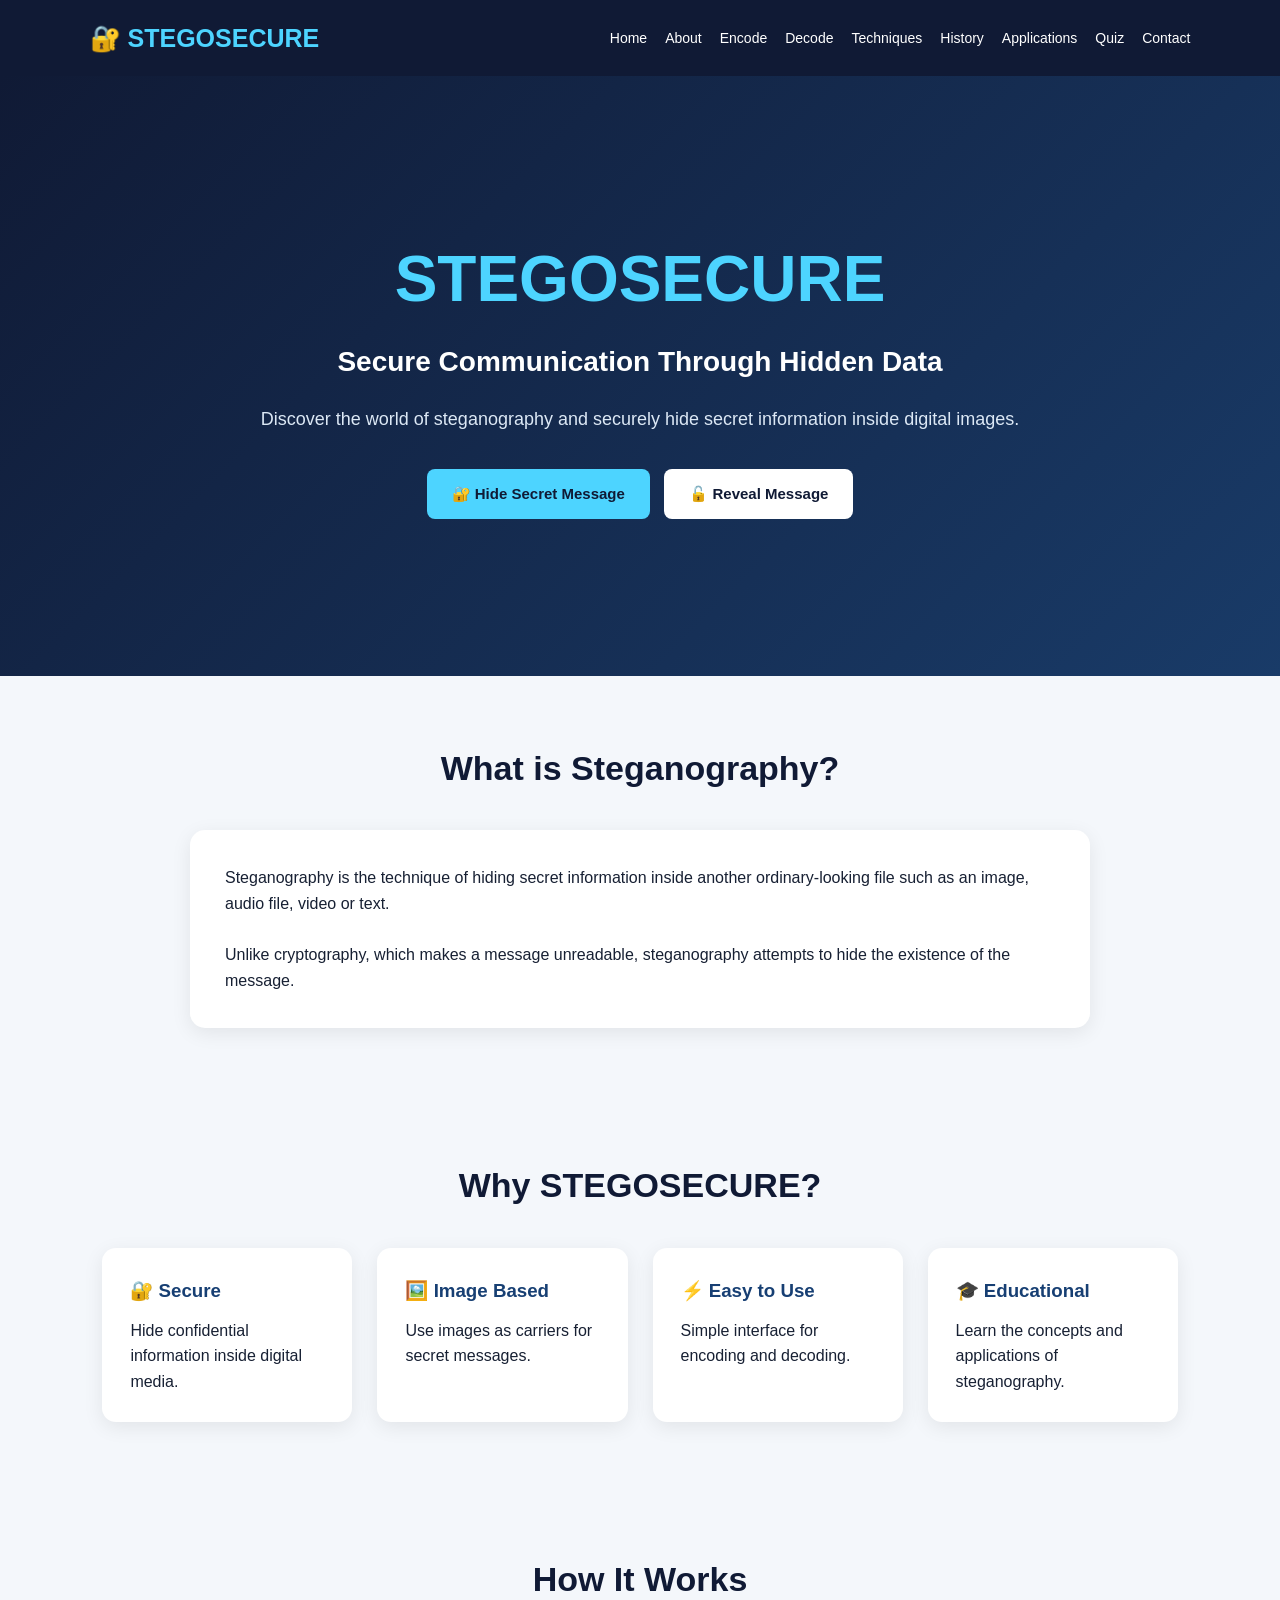
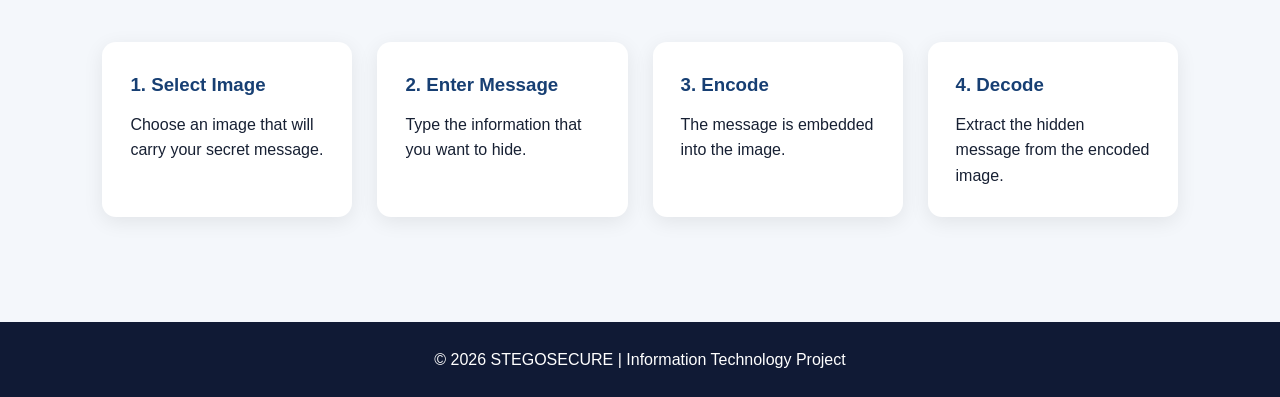
<file: index.html>
<!DOCTYPE html>
<html lang="en">

<head>
    <meta charset="UTF-8">
    <meta name="viewport" content="width=device-width, initial-scale=1.0">
    <title>StegoSecure | Home</title>
    <link rel="stylesheet" href="style.css">
</head>

<body>

<nav class="navbar">

    <div class="logo">🔐 STEGOSECURE</div>

    <ul class="nav-links">
        <li><a href="index.html">Home</a></li>
        <li><a href="about.html">About</a></li>
        <li><a href="encode.html">Encode</a></li>
        <li><a href="decode.html">Decode</a></li>
        <li><a href="techniques.html">Techniques</a></li>
        <li><a href="history.html">History</a></li>
        <li><a href="applications.html">Applications</a></li>
        <li><a href="quiz.html">Quiz</a></li>
        <li><a href="contact.html">Contact</a></li>
    </ul>

</nav>

<section class="hero">

    <div class="hero-content">

        <h1>STEGOSECURE</h1>

        <h2>Secure Communication Through Hidden Data</h2>

        <p>
            Discover the world of steganography and securely hide
            secret information inside digital images.
        </p>

        <a href="encode.html" class="btn btn-primary">
            🔐 Hide Secret Message
        </a>

        <a href="decode.html" class="btn btn-secondary">
            🔓 Reveal Message
        </a>

    </div>

</section>

<section class="section">

    <h2 class="section-title">What is Steganography?</h2>

    <div class="feature-box">

        <p>
            Steganography is the technique of hiding secret information
            inside another ordinary-looking file such as an image,
            audio file, video or text.
        </p>

        <br>

        <p>
            Unlike cryptography, which makes a message unreadable,
            steganography attempts to hide the existence of the message.
        </p>

    </div>

</section>

<section class="section">

    <h2 class="section-title">Why STEGOSECURE?</h2>

    <div class="cards">

        <div class="card">
            <h3>🔐 Secure</h3>
            <p>
                Hide confidential information inside digital media.
            </p>
        </div>

        <div class="card">
            <h3>🖼️ Image Based</h3>
            <p>
                Use images as carriers for secret messages.
            </p>
        </div>

        <div class="card">
            <h3>⚡ Easy to Use</h3>
            <p>
                Simple interface for encoding and decoding.
            </p>
        </div>

        <div class="card">
            <h3>🎓 Educational</h3>
            <p>
                Learn the concepts and applications of steganography.
            </p>
        </div>

    </div>

</section>

<section class="section">

    <h2 class="section-title">How It Works</h2>

    <div class="cards">

        <div class="card">
            <h3>1. Select Image</h3>
            <p>Choose an image that will carry your secret message.</p>
        </div>

        <div class="card">
            <h3>2. Enter Message</h3>
            <p>Type the information that you want to hide.</p>
        </div>

        <div class="card">
            <h3>3. Encode</h3>
            <p>The message is embedded into the image.</p>
        </div>

        <div class="card">
            <h3>4. Decode</h3>
            <p>Extract the hidden message from the encoded image.</p>
        </div>

    </div>

</section>

<footer>

    <p>© 2026 STEGOSECURE | Information Technology Project</p>

</footer>

</body>
</html>
</file>
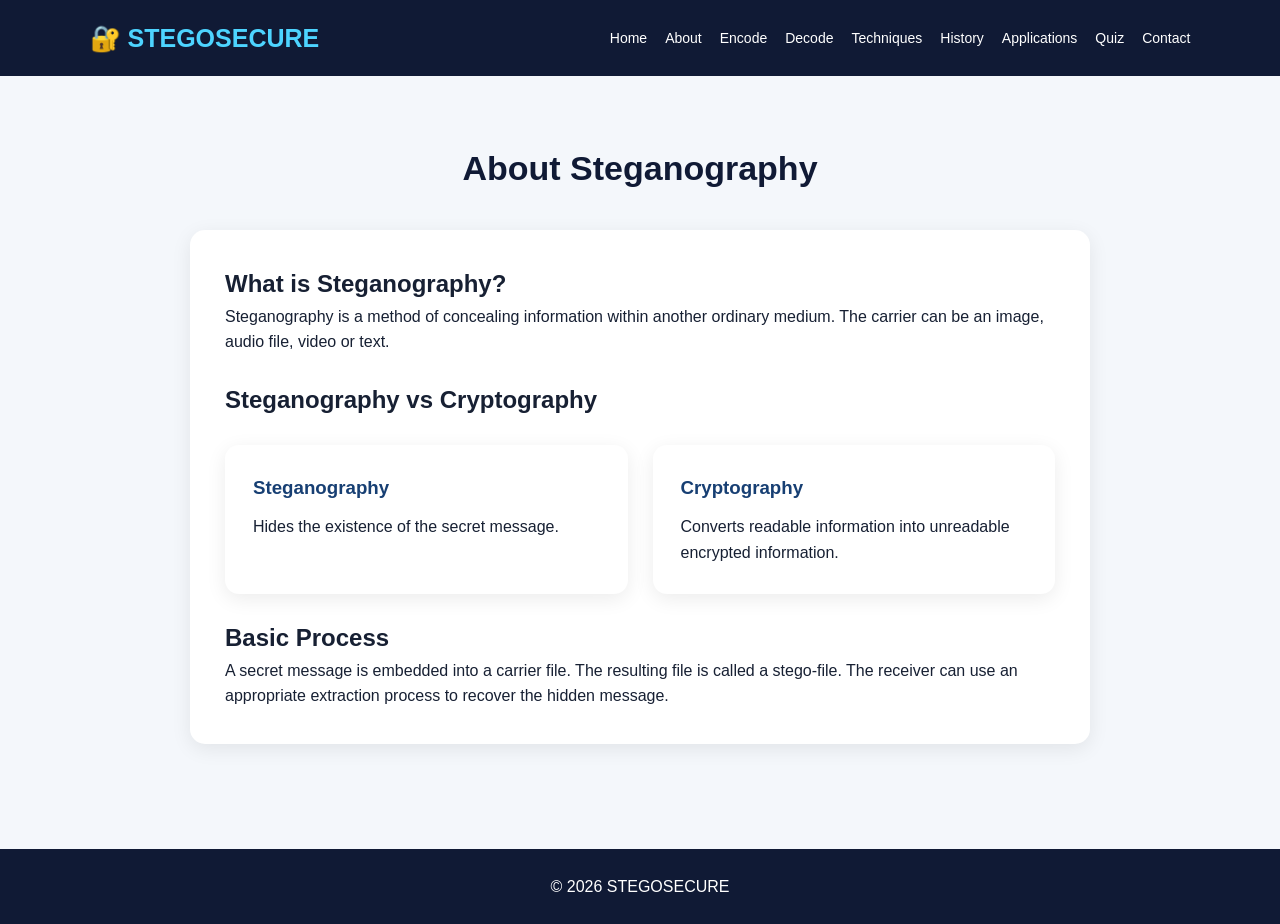
<file: about.html>
<!DOCTYPE html>
<html lang="en">

<head>
    <meta charset="UTF-8">
    <meta name="viewport" content="width=device-width, initial-scale=1.0">
    <title>About | StegoSecure</title>
    <link rel="stylesheet" href="style.css">
</head>

<body>

<nav class="navbar">

    <div class="logo">🔐 STEGOSECURE</div>

    <ul class="nav-links">
        <li><a href="index.html">Home</a></li>
        <li><a href="about.html">About</a></li>
        <li><a href="encode.html">Encode</a></li>
        <li><a href="decode.html">Decode</a></li>
        <li><a href="techniques.html">Techniques</a></li>
        <li><a href="history.html">History</a></li>
        <li><a href="applications.html">Applications</a></li>
        <li><a href="quiz.html">Quiz</a></li>
        <li><a href="contact.html">Contact</a></li>
    </ul>

</nav>

<section class="section">

    <h1 class="section-title">About Steganography</h1>

    <div class="feature-box">

        <h2>What is Steganography?</h2>

        <p>
            Steganography is a method of concealing information within
            another ordinary medium. The carrier can be an image,
            audio file, video or text.
        </p>

        <br>

        <h2>Steganography vs Cryptography</h2>

        <br>

        <div class="cards">

            <div class="card">
                <h3>Steganography</h3>
                <p>
                    Hides the existence of the secret message.
                </p>
            </div>

            <div class="card">
                <h3>Cryptography</h3>
                <p>
                    Converts readable information into unreadable
                    encrypted information.
                </p>
            </div>

        </div>

        <br>

        <h2>Basic Process</h2>

        <p>
            A secret message is embedded into a carrier file.
            The resulting file is called a stego-file.
            The receiver can use an appropriate extraction process
            to recover the hidden message.
        </p>

    </div>

</section>

<footer>
    <p>© 2026 STEGOSECURE</p>
</footer>

</body>
</html>
</file>
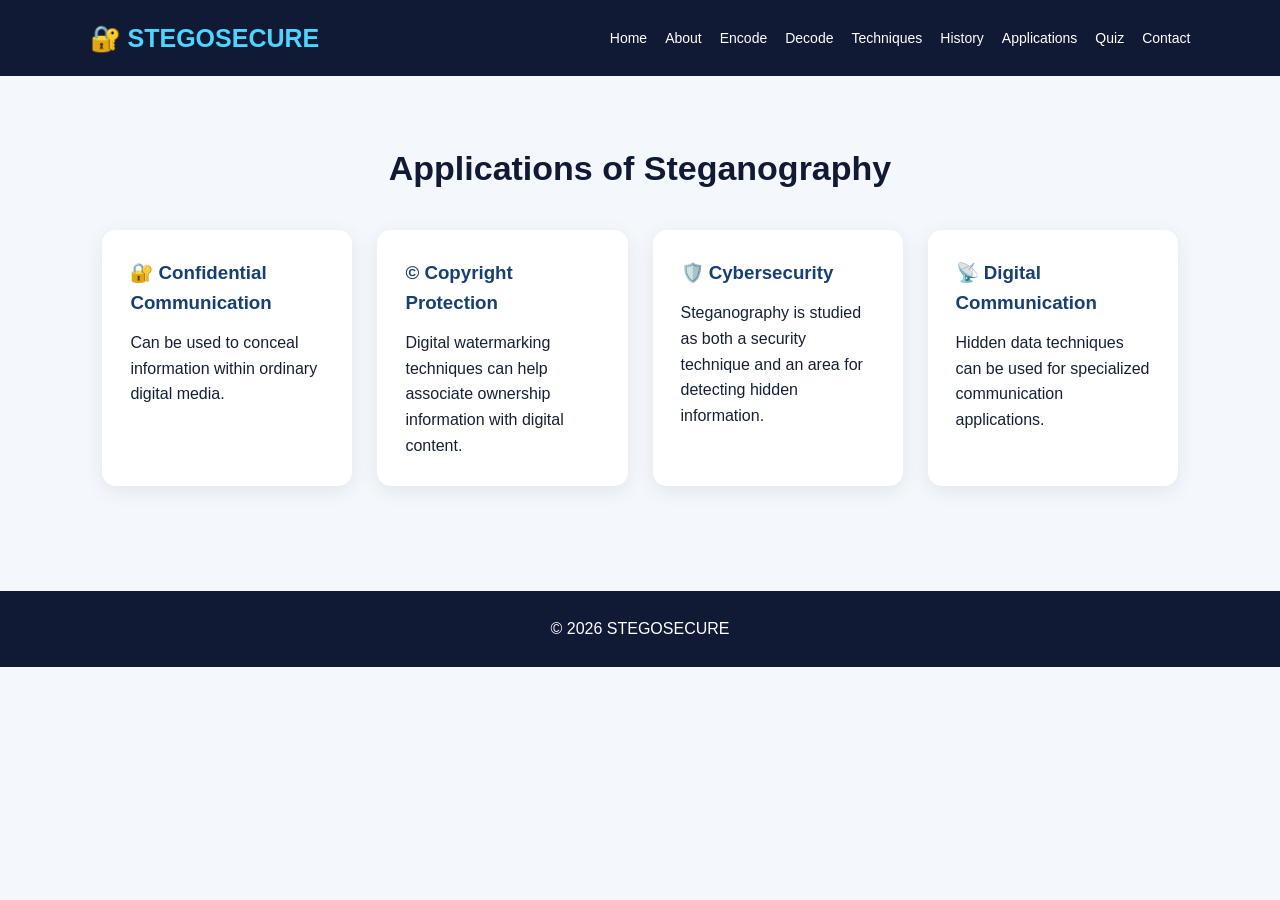
<file: applications.html>
<!DOCTYPE html>
<html lang="en">

<head>
    <meta charset="UTF-8">
    <meta name="viewport" content="width=device-width, initial-scale=1.0">
    <title>Applications | StegoSecure</title>
    <link rel="stylesheet" href="style.css">
</head>

<body>

<nav class="navbar">

    <div class="logo">🔐 STEGOSECURE</div>

    <ul class="nav-links">
        <li><a href="index.html">Home</a></li>
        <li><a href="about.html">About</a></li>
        <li><a href="encode.html">Encode</a></li>
        <li><a href="decode.html">Decode</a></li>
        <li><a href="techniques.html">Techniques</a></li>
        <li><a href="history.html">History</a></li>
        <li><a href="applications.html">Applications</a></li>
        <li><a href="quiz.html">Quiz</a></li>
        <li><a href="contact.html">Contact</a></li>
    </ul>

</nav>

<section class="section">

    <h1 class="section-title">Applications of Steganography</h1>

    <div class="cards">

        <div class="card">
            <h3>🔐 Confidential Communication</h3>
            <p>
                Can be used to conceal information within ordinary
                digital media.
            </p>
        </div>

        <div class="card">
            <h3>©️ Copyright Protection</h3>
            <p>
                Digital watermarking techniques can help associate
                ownership information with digital content.
            </p>
        </div>

        <div class="card">
            <h3>🛡️ Cybersecurity</h3>
            <p>
                Steganography is studied as both a security technique
                and an area for detecting hidden information.
            </p>
        </div>

        <div class="card">
            <h3>📡 Digital Communication</h3>
            <p>
                Hidden data techniques can be used for specialized
                communication applications.
            </p>
        </div>

    </div>

</section>

<footer>
    <p>© 2026 STEGOSECURE</p>
</footer>

</body>
</html>
</file>
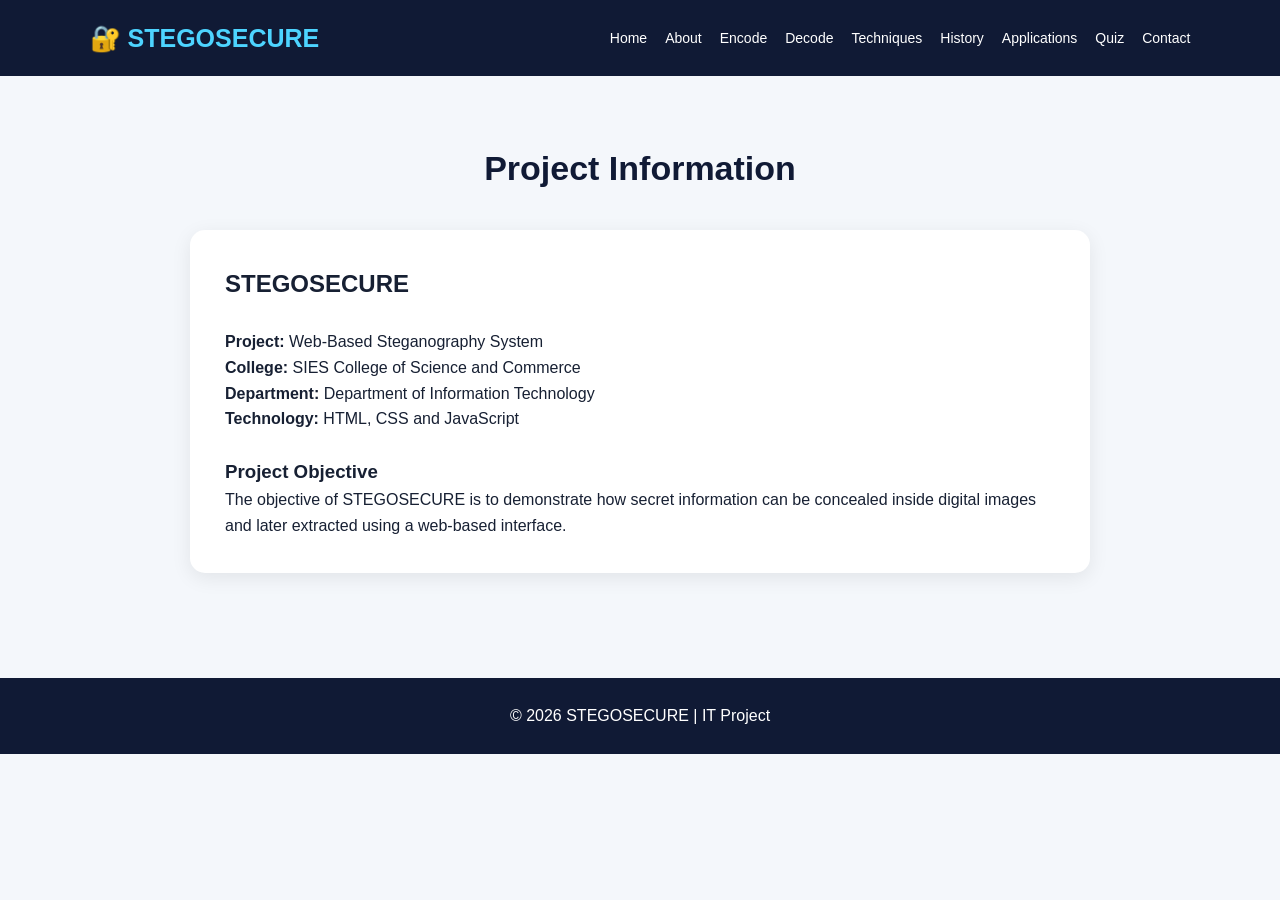
<file: contact.html>
<!DOCTYPE html>
<html lang="en">

<head>
    <meta charset="UTF-8">
    <meta name="viewport" content="width=device-width, initial-scale=1.0">
    <title>Contact | StegoSecure</title>
    <link rel="stylesheet" href="style.css">
</head>

<body>

<nav class="navbar">

    <div class="logo">🔐 STEGOSECURE</div>

    <ul class="nav-links">
        <li><a href="index.html">Home</a></li>
        <li><a href="about.html">About</a></li>
        <li><a href="encode.html">Encode</a></li>
        <li><a href="decode.html">Decode</a></li>
        <li><a href="techniques.html">Techniques</a></li>
        <li><a href="history.html">History</a></li>
        <li><a href="applications.html">Applications</a></li>
        <li><a href="quiz.html">Quiz</a></li>
        <li><a href="contact.html">Contact</a></li>
    </ul>

</nav>

<section class="section">

    <h1 class="section-title">Project Information</h1>

    <div class="feature-box">

        <h2>STEGOSECURE</h2>

        <br>

        <p><strong>Project:</strong> Web-Based Steganography System</p>

        <p><strong>College:</strong> SIES College of Science and Commerce</p>

        <p><strong>Department:</strong> Department of Information Technology</p>

        <p><strong>Technology:</strong> HTML, CSS and JavaScript</p>

        <br>

        <h3>Project Objective</h3>

        <p>
            The objective of STEGOSECURE is to demonstrate how
            secret information can be concealed inside digital images
            and later extracted using a web-based interface.
        </p>

    </div>

</section>

<footer>
    <p>© 2026 STEGOSECURE | IT Project</p>
</footer>

</body>
</html>
</file>
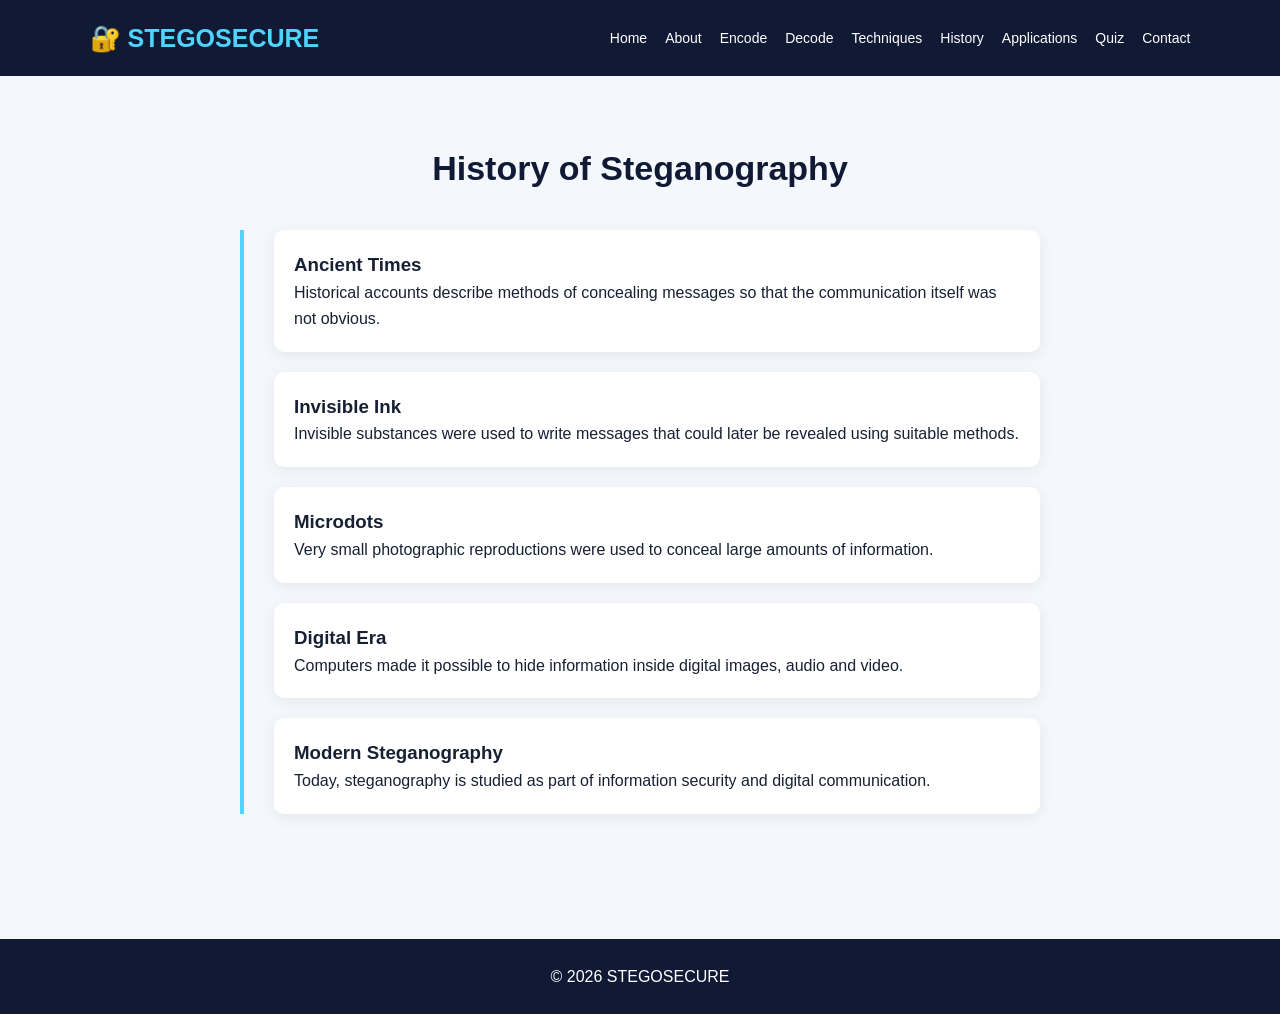
<file: history.html>
<!DOCTYPE html>
<html lang="en">

<head>
    <meta charset="UTF-8">
    <meta name="viewport" content="width=device-width, initial-scale=1.0">
    <title>History | StegoSecure</title>
    <link rel="stylesheet" href="style.css">
</head>

<body>

<nav class="navbar">

    <div class="logo">🔐 STEGOSECURE</div>

    <ul class="nav-links">
        <li><a href="index.html">Home</a></li>
        <li><a href="about.html">About</a></li>
        <li><a href="encode.html">Encode</a></li>
        <li><a href="decode.html">Decode</a></li>
        <li><a href="techniques.html">Techniques</a></li>
        <li><a href="history.html">History</a></li>
        <li><a href="applications.html">Applications</a></li>
        <li><a href="quiz.html">Quiz</a></li>
        <li><a href="contact.html">Contact</a></li>
    </ul>

</nav>

<section class="section">

    <h1 class="section-title">History of Steganography</h1>

    <div class="timeline">

        <div class="timeline-item">
            <h3>Ancient Times</h3>
            <p>
                Historical accounts describe methods of concealing
                messages so that the communication itself was not obvious.
            </p>
        </div>

        <div class="timeline-item">
            <h3>Invisible Ink</h3>
            <p>
                Invisible substances were used to write messages
                that could later be revealed using suitable methods.
            </p>
        </div>

        <div class="timeline-item">
            <h3>Microdots</h3>
            <p>
                Very small photographic reproductions were used
                to conceal large amounts of information.
            </p>
        </div>

        <div class="timeline-item">
            <h3>Digital Era</h3>
            <p>
                Computers made it possible to hide information
                inside digital images, audio and video.
            </p>
        </div>

        <div class="timeline-item">
            <h3>Modern Steganography</h3>
            <p>
                Today, steganography is studied as part of
                information security and digital communication.
            </p>
        </div>

    </div>

</section>

<footer>
    <p>© 2026 STEGOSECURE</p>
</footer>

</body>
</html>
</file>
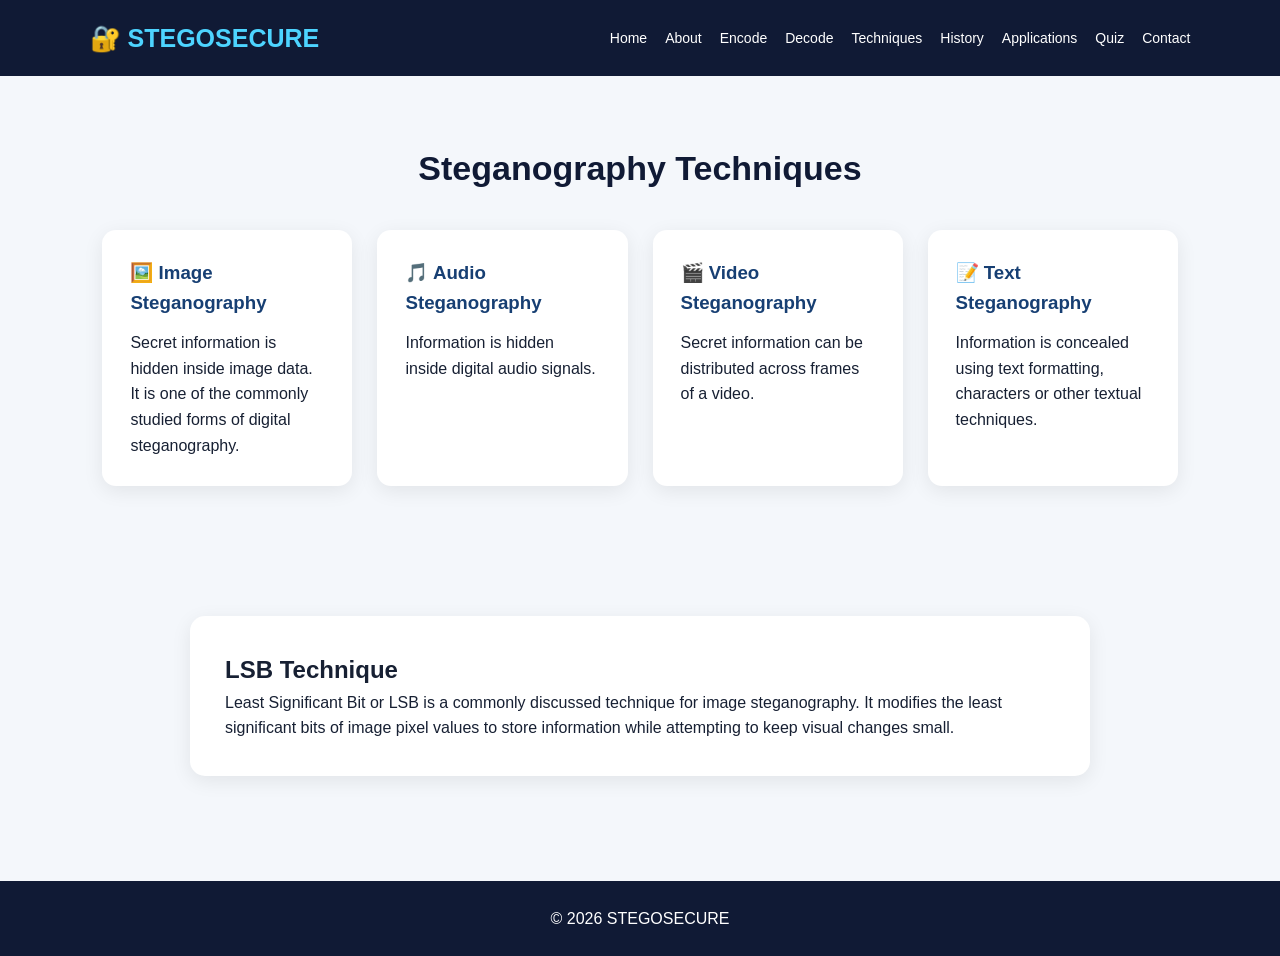
<file: techniques.html>
<!DOCTYPE html>
<html lang="en">

<head>
    <meta charset="UTF-8">
    <meta name="viewport" content="width=device-width, initial-scale=1.0">
    <title>Techniques | StegoSecure</title>
    <link rel="stylesheet" href="style.css">
</head>

<body>

<nav class="navbar">

    <div class="logo">🔐 STEGOSECURE</div>

    <ul class="nav-links">
        <li><a href="index.html">Home</a></li>
        <li><a href="about.html">About</a></li>
        <li><a href="encode.html">Encode</a></li>
        <li><a href="decode.html">Decode</a></li>
        <li><a href="techniques.html">Techniques</a></li>
        <li><a href="history.html">History</a></li>
        <li><a href="applications.html">Applications</a></li>
        <li><a href="quiz.html">Quiz</a></li>
        <li><a href="contact.html">Contact</a></li>
    </ul>

</nav>

<section class="section">

    <h1 class="section-title">Steganography Techniques</h1>

    <div class="cards">

        <div class="card">
            <h3>🖼️ Image Steganography</h3>
            <p>
                Secret information is hidden inside image data.
                It is one of the commonly studied forms of
                digital steganography.
            </p>
        </div>

        <div class="card">
            <h3>🎵 Audio Steganography</h3>
            <p>
                Information is hidden inside digital audio signals.
            </p>
        </div>

        <div class="card">
            <h3>🎬 Video Steganography</h3>
            <p>
                Secret information can be distributed across
                frames of a video.
            </p>
        </div>

        <div class="card">
            <h3>📝 Text Steganography</h3>
            <p>
                Information is concealed using text formatting,
                characters or other textual techniques.
            </p>
        </div>

    </div>

</section>

<section class="section">

    <div class="feature-box">

        <h2>LSB Technique</h2>

        <p>
            Least Significant Bit or LSB is a commonly discussed
            technique for image steganography. It modifies the
            least significant bits of image pixel values to store
            information while attempting to keep visual changes small.
        </p>

    </div>

</section>

<footer>
    <p>© 2026 STEGOSECURE</p>
</footer>

</body>
</html>
</file>
<file: style.css>
* {
    margin: 0;
    padding: 0;
    box-sizing: border-box;
    font-family: Arial, sans-serif;
}

body {
    background: #f4f7fb;
    color: #172033;
    line-height: 1.6;
}

/* NAVBAR */

.navbar {
    background: #101a35;
    color: white;
    padding: 18px 7%;
    display: flex;
    justify-content: space-between;
    align-items: center;
    position: sticky;
    top: 0;
    z-index: 1000;
}

.logo {
    font-size: 25px;
    font-weight: bold;
    color: #4dd4ff;
}

.nav-links {
    display: flex;
    list-style: none;
    gap: 18px;
    flex-wrap: wrap;
}

.nav-links a {
    color: white;
    text-decoration: none;
    font-size: 14px;
}

.nav-links a:hover {
    color: #4dd4ff;
}

/* HERO */

.hero {
    min-height: 600px;
    background: linear-gradient(135deg, #101a35, #193b68);
    color: white;
    display: flex;
    align-items: center;
    justify-content: center;
    text-align: center;
    padding: 50px 20px;
}

.hero-content {
    max-width: 900px;
}

.hero h1 {
    font-size: 64px;
    color: #4dd4ff;
    margin-bottom: 10px;
}

.hero h2 {
    font-size: 28px;
    margin-bottom: 20px;
}

.hero p {
    font-size: 18px;
    color: #dce8f5;
    margin-bottom: 30px;
}

/* BUTTONS */

.btn {
    display: inline-block;
    padding: 13px 25px;
    border-radius: 8px;
    text-decoration: none;
    border: none;
    cursor: pointer;
    font-size: 15px;
    font-weight: bold;
    margin: 5px;
}

.btn-primary {
    background: #4dd4ff;
    color: #101a35;
}

.btn-secondary {
    background: white;
    color: #101a35;
}

.btn:hover {
    transform: translateY(-2px);
}

/* SECTIONS */

.section {
    padding: 65px 8%;
}

.section-title {
    text-align: center;
    font-size: 34px;
    margin-bottom: 35px;
    color: #101a35;
}

.container {
    max-width: 1100px;
    margin: auto;
}

/* CARDS */

.cards {
    display: grid;
    grid-template-columns: repeat(auto-fit, minmax(230px, 1fr));
    gap: 25px;
}

.card {
    background: white;
    padding: 28px;
    border-radius: 14px;
    box-shadow: 0 5px 20px rgba(0,0,0,0.08);
    transition: 0.3s;
}

.card:hover {
    transform: translateY(-5px);
}

.card h3 {
    margin-bottom: 12px;
    color: #173f73;
}

/* FEATURE BOX */

.feature-box {
    background: white;
    padding: 35px;
    border-radius: 15px;
    box-shadow: 0 5px 20px rgba(0,0,0,0.08);
    max-width: 900px;
    margin: auto;
}

/* FORM */

.form-group {
    margin-bottom: 20px;
}

.form-group label {
    display: block;
    font-weight: bold;
    margin-bottom: 8px;
}

input[type="file"],
input[type="text"],
input[type="password"],
textarea {
    width: 100%;
    padding: 13px;
    border: 1px solid #ccd5e0;
    border-radius: 7px;
    font-size: 15px;
}

textarea {
    min-height: 150px;
    resize: vertical;
}

.preview {
    max-width: 100%;
    max-height: 350px;
    margin: 20px auto;
    display: block;
    border-radius: 10px;
}

/* ALERT */

.message {
    margin-top: 20px;
    padding: 15px;
    border-radius: 8px;
    display: none;
    background: #e4f7ec;
    color: #166534;
}

.error {
    background: #fee2e2;
    color: #991b1b;
}

/* TIMELINE */

.timeline {
    border-left: 4px solid #4dd4ff;
    padding-left: 30px;
    max-width: 800px;
    margin: auto;
}

.timeline-item {
    background: white;
    padding: 20px;
    margin-bottom: 20px;
    border-radius: 10px;
    box-shadow: 0 3px 15px rgba(0,0,0,0.07);
}

/* QUIZ */

.question {
    background: white;
    padding: 25px;
    margin-bottom: 20px;
    border-radius: 10px;
    box-shadow: 0 3px 15px rgba(0,0,0,0.07);
}

.question label {
    display: block;
    margin: 10px 0;
}

#result {
    text-align: center;
    font-size: 25px;
    font-weight: bold;
    margin-top: 25px;
}

/* FOOTER */

footer {
    background: #101a35;
    color: white;
    text-align: center;
    padding: 25px;
    margin-top: 40px;
}

/* RESPONSIVE */

@media (max-width: 800px) {

    .navbar {
        flex-direction: column;
        gap: 15px;
    }

    .hero h1 {
        font-size: 45px;
    }

    .nav-links {
        justify-content: center;
    }
}
</file>
